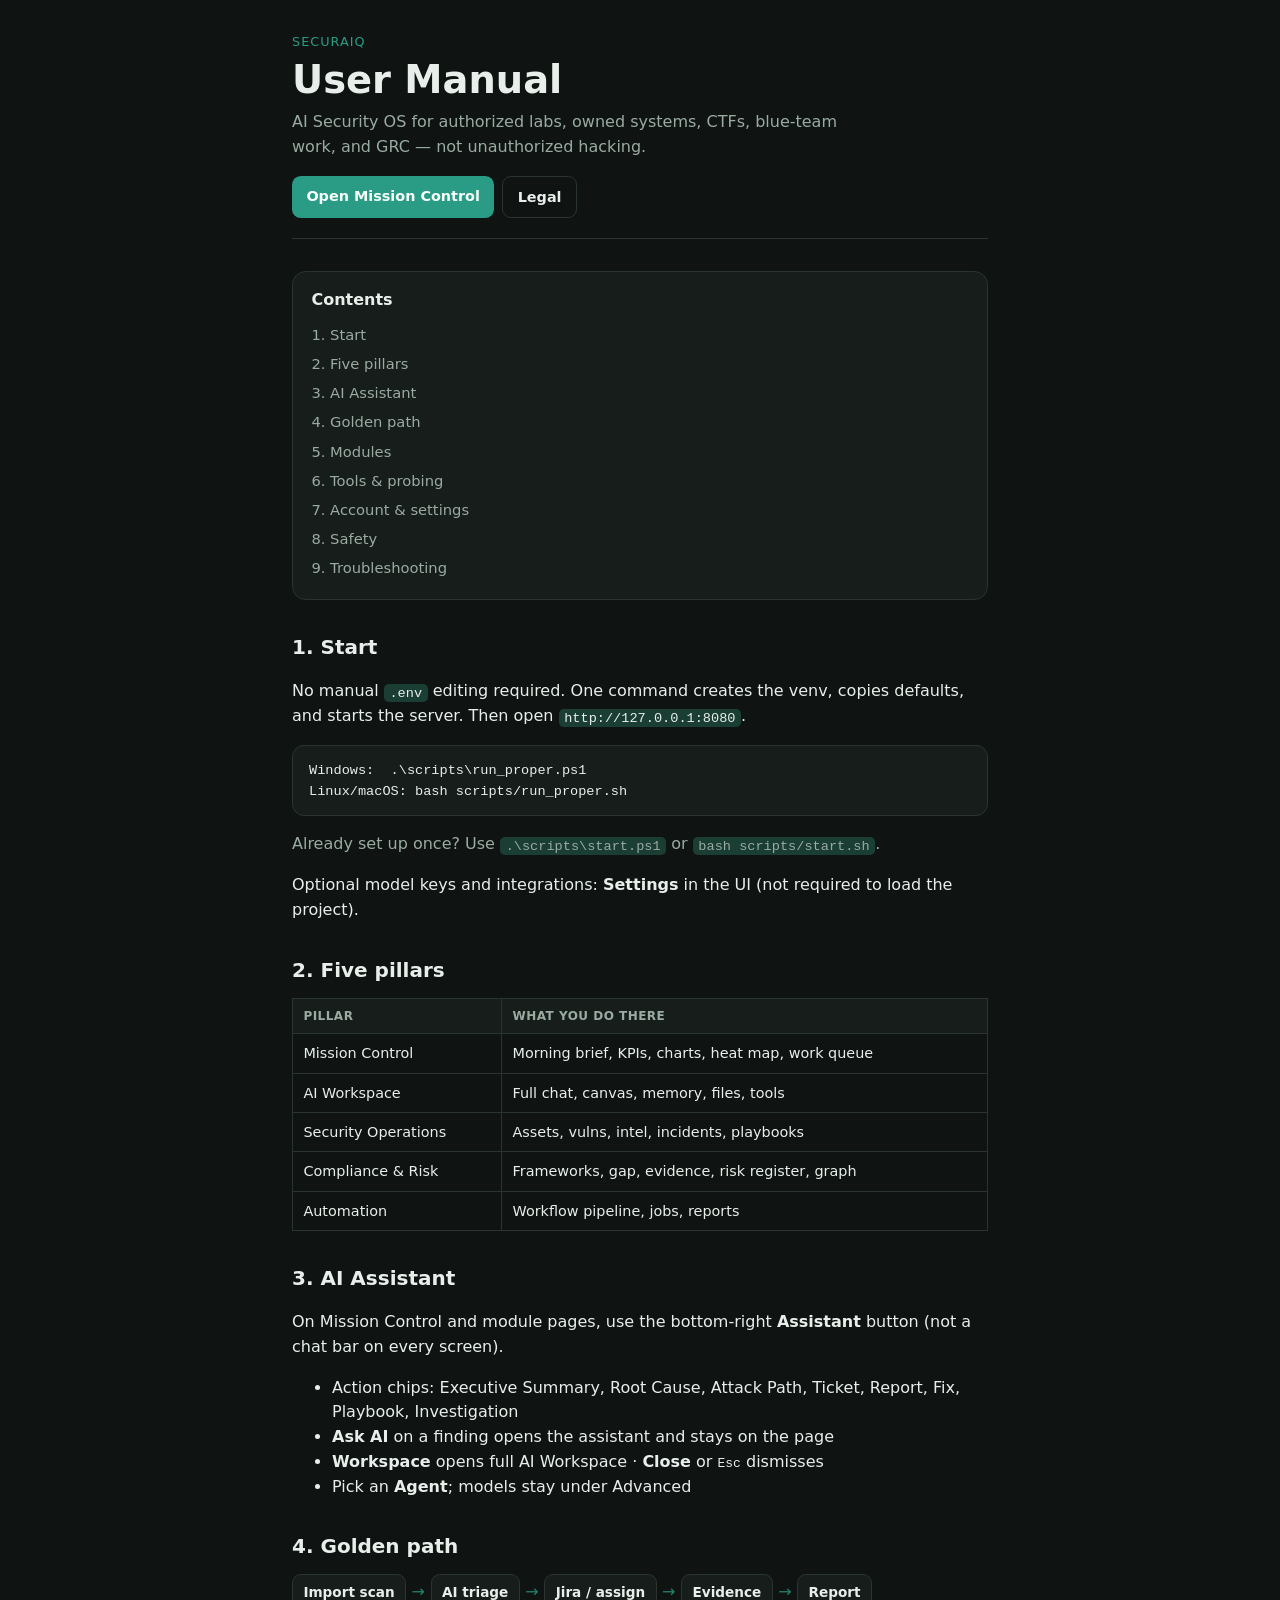
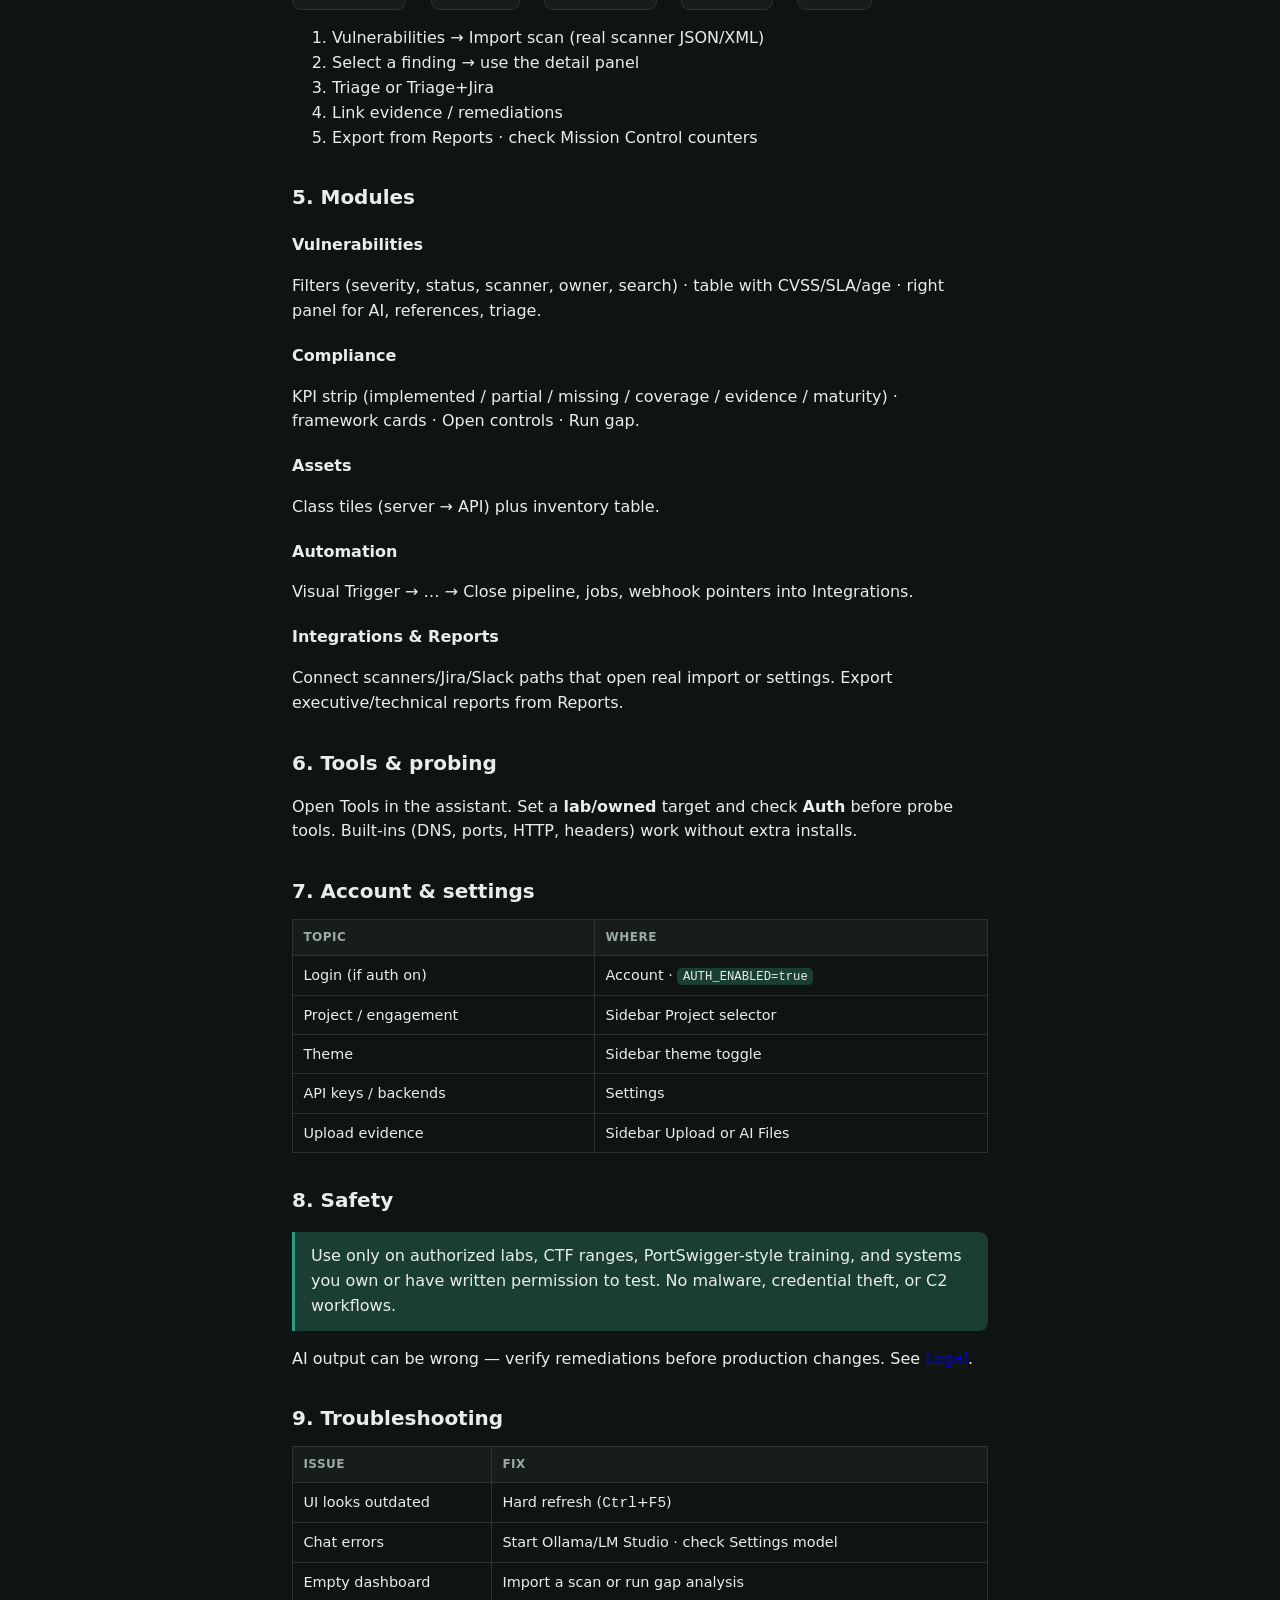
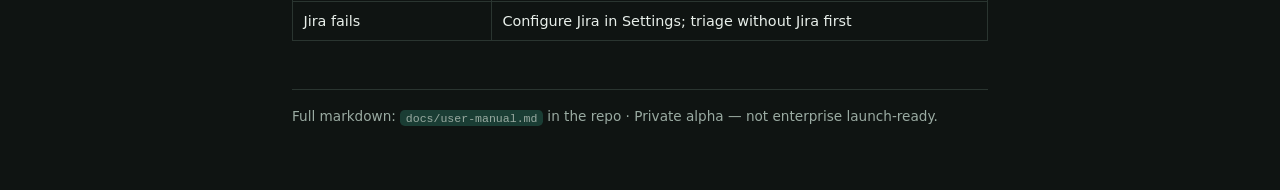
<file: static/manual/index.html>
<!DOCTYPE html>
<html lang="en">
<head>
  <meta charset="UTF-8" />
  <meta name="viewport" content="width=device-width, initial-scale=1" />
  <title>SecuraIQ — User Manual</title>
  <link rel="icon" href="/icon.svg" type="image/svg+xml" />
  <style>
    :root {
      --font: "Segoe UI", system-ui, -apple-system, sans-serif;
      --display: "Segoe UI", system-ui, -apple-system, sans-serif;
      --bg: #0f1412;
      --panel: #171d1a;
      --text: #e8efea;
      --muted: #9aaba2;
      --line: #2a3530;
      --accent: #2a9b84;
      --accent-soft: #1a3d34;
    }
    * { box-sizing: border-box; }
    body {
      margin: 0;
      font-family: var(--font);
      color: var(--text);
      background:
        radial-gradient(900px 420px at 0% -10%, #1a3d34 0%, transparent 55%),
        var(--bg);
      line-height: 1.55;
    }
    .wrap {
      max-width: 46rem;
      margin: 0 auto;
      padding: 2rem 1.25rem 4rem;
    }
    header {
      margin-bottom: 2rem;
      padding-bottom: 1.25rem;
      border-bottom: 1px solid var(--line);
    }
    .brand {
      font-family: var(--display);
      font-size: 0.8rem;
      letter-spacing: 0.08em;
      text-transform: uppercase;
      color: var(--accent);
      margin: 0 0 0.4rem;
    }
    h1 {
      font-family: var(--display);
      font-size: clamp(1.8rem, 4vw, 2.4rem);
      margin: 0 0 0.5rem;
      line-height: 1.15;
    }
    .lead { color: var(--muted); margin: 0; max-width: 36rem; }
    .actions { display: flex; flex-wrap: wrap; gap: 0.5rem; margin-top: 1rem; }
    a.btn {
      text-decoration: none;
      color: #f7fffb;
      background: var(--accent);
      padding: 0.55rem 0.9rem;
      border-radius: 0.55rem;
      font-weight: 700;
      font-size: 0.9rem;
    }
    a.btn.ghost {
      background: transparent;
      color: var(--text);
      border: 1px solid var(--line);
    }
    nav.toc {
      background: var(--panel);
      border: 1px solid var(--line);
      border-radius: 0.85rem;
      padding: 1rem 1.15rem;
      margin-bottom: 2rem;
    }
    nav.toc strong { display: block; margin-bottom: 0.5rem; }
    nav.toc a {
      display: block;
      color: var(--muted);
      text-decoration: none;
      padding: 0.2rem 0;
      font-size: 0.92rem;
    }
    nav.toc a:hover { color: var(--accent); }
    h2 {
      font-family: var(--display);
      font-size: 1.25rem;
      margin: 2rem 0 0.65rem;
      scroll-margin-top: 1rem;
    }
    h3 { font-size: 1rem; margin: 1.25rem 0 0.4rem; }
    p, li { color: var(--text); }
    .muted { color: var(--muted); }
    table {
      width: 100%;
      border-collapse: collapse;
      font-size: 0.9rem;
      margin: 0.75rem 0 1rem;
    }
    th, td {
      border: 1px solid var(--line);
      padding: 0.5rem 0.65rem;
      text-align: left;
      vertical-align: top;
    }
    th { background: var(--panel); color: var(--muted); font-size: 0.75rem; text-transform: uppercase; letter-spacing: 0.04em; }
    code, pre {
      font-family: ui-monospace, Consolas, monospace;
      font-size: 0.85em;
    }
    code {
      background: var(--accent-soft);
      padding: 0.1rem 0.35rem;
      border-radius: 0.3rem;
    }
    pre {
      background: var(--panel);
      border: 1px solid var(--line);
      border-radius: 0.75rem;
      padding: 0.85rem 1rem;
      overflow: auto;
    }
    .flow {
      display: flex;
      flex-wrap: wrap;
      gap: 0.35rem;
      align-items: center;
      margin: 0.75rem 0 1rem;
    }
    .flow span {
      background: var(--panel);
      border: 1px solid var(--line);
      border-radius: 0.55rem;
      padding: 0.4rem 0.65rem;
      font-size: 0.85rem;
      font-weight: 650;
    }
    .flow i { color: var(--accent); font-style: normal; opacity: 0.8; }
    .warn {
      border-left: 3px solid var(--accent);
      background: var(--accent-soft);
      padding: 0.75rem 1rem;
      border-radius: 0 0.55rem 0.55rem 0;
      margin: 1rem 0;
    }
    footer {
      margin-top: 3rem;
      padding-top: 1rem;
      border-top: 1px solid var(--line);
      color: var(--muted);
      font-size: 0.85rem;
    }
  </style>
</head>
<body>
  <div class="wrap">
    <header>
      <p class="brand">SecuraIQ</p>
      <h1>User Manual</h1>
      <p class="lead">AI Security OS for authorized labs, owned systems, CTFs, blue-team work, and GRC — not unauthorized hacking.</p>
      <div class="actions">
        <a class="btn" href="/">Open Mission Control</a>
        <a class="btn ghost" href="/legal/">Legal</a>
      </div>
    </header>

    <nav class="toc" aria-label="Contents">
      <strong>Contents</strong>
      <a href="#start">1. Start</a>
      <a href="#pillars">2. Five pillars</a>
      <a href="#ai">3. AI Assistant</a>
      <a href="#golden">4. Golden path</a>
      <a href="#modules">5. Modules</a>
      <a href="#tools">6. Tools &amp; probing</a>
      <a href="#account">7. Account &amp; settings</a>
      <a href="#safety">8. Safety</a>
      <a href="#fix">9. Troubleshooting</a>
    </nav>

    <h2 id="start">1. Start</h2>
    <p>No manual <code>.env</code> editing required. One command creates the venv, copies defaults, and starts the server. Then open <code>http://127.0.0.1:8080</code>.</p>
    <pre>Windows:  .\scripts\run_proper.ps1
Linux/macOS: bash scripts/run_proper.sh</pre>
    <p class="muted">Already set up once? Use <code>.\scripts\start.ps1</code> or <code>bash scripts/start.sh</code>.</p>
    <p>Optional model keys and integrations: <strong>Settings</strong> in the UI (not required to load the project).</p>

    <h2 id="pillars">2. Five pillars</h2>
    <table>
      <thead><tr><th>Pillar</th><th>What you do there</th></tr></thead>
      <tbody>
        <tr><td>Mission Control</td><td>Morning brief, KPIs, charts, heat map, work queue</td></tr>
        <tr><td>AI Workspace</td><td>Full chat, canvas, memory, files, tools</td></tr>
        <tr><td>Security Operations</td><td>Assets, vulns, intel, incidents, playbooks</td></tr>
        <tr><td>Compliance &amp; Risk</td><td>Frameworks, gap, evidence, risk register, graph</td></tr>
        <tr><td>Automation</td><td>Workflow pipeline, jobs, reports</td></tr>
      </tbody>
    </table>

    <h2 id="ai">3. AI Assistant</h2>
    <p>On Mission Control and module pages, use the bottom-right <strong>Assistant</strong> button (not a chat bar on every screen).</p>
    <ul>
      <li>Action chips: Executive Summary, Root Cause, Attack Path, Ticket, Report, Fix, Playbook, Investigation</li>
      <li><strong>Ask AI</strong> on a finding opens the assistant and stays on the page</li>
      <li><strong>Workspace</strong> opens full AI Workspace · <strong>Close</strong> or <kbd>Esc</kbd> dismisses</li>
      <li>Pick an <strong>Agent</strong>; models stay under Advanced</li>
    </ul>

    <h2 id="golden">4. Golden path</h2>
    <div class="flow">
      <span>Import scan</span><i>→</i>
      <span>AI triage</span><i>→</i>
      <span>Jira / assign</span><i>→</i>
      <span>Evidence</span><i>→</i>
      <span>Report</span>
    </div>
    <ol>
      <li>Vulnerabilities → Import scan (real scanner JSON/XML)</li>
      <li>Select a finding → use the detail panel</li>
      <li>Triage or Triage+Jira</li>
      <li>Link evidence / remediations</li>
      <li>Export from Reports · check Mission Control counters</li>
    </ol>

    <h2 id="modules">5. Modules</h2>
    <h3>Vulnerabilities</h3>
    <p>Filters (severity, status, scanner, owner, search) · table with CVSS/SLA/age · right panel for AI, references, triage.</p>
    <h3>Compliance</h3>
    <p>KPI strip (implemented / partial / missing / coverage / evidence / maturity) · framework cards · Open controls · Run gap.</p>
    <h3>Assets</h3>
    <p>Class tiles (server → API) plus inventory table.</p>
    <h3>Automation</h3>
    <p>Visual Trigger → … → Close pipeline, jobs, webhook pointers into Integrations.</p>
    <h3>Integrations &amp; Reports</h3>
    <p>Connect scanners/Jira/Slack paths that open real import or settings. Export executive/technical reports from Reports.</p>

    <h2 id="tools">6. Tools &amp; probing</h2>
    <p>Open Tools in the assistant. Set a <strong>lab/owned</strong> target and check <strong>Auth</strong> before probe tools. Built-ins (DNS, ports, HTTP, headers) work without extra installs.</p>

    <h2 id="account">7. Account &amp; settings</h2>
    <table>
      <thead><tr><th>Topic</th><th>Where</th></tr></thead>
      <tbody>
        <tr><td>Login (if auth on)</td><td>Account · <code>AUTH_ENABLED=true</code></td></tr>
        <tr><td>Project / engagement</td><td>Sidebar Project selector</td></tr>
        <tr><td>Theme</td><td>Sidebar theme toggle</td></tr>
        <tr><td>API keys / backends</td><td>Settings</td></tr>
        <tr><td>Upload evidence</td><td>Sidebar Upload or AI Files</td></tr>
      </tbody>
    </table>

    <h2 id="safety">8. Safety</h2>
    <div class="warn">
      Use only on authorized labs, CTF ranges, PortSwigger-style training, and systems you own or have written permission to test. No malware, credential theft, or C2 workflows.
    </div>
    <p>AI output can be wrong — verify remediations before production changes. See <a href="/legal/">Legal</a>.</p>

    <h2 id="fix">9. Troubleshooting</h2>
    <table>
      <thead><tr><th>Issue</th><th>Fix</th></tr></thead>
      <tbody>
        <tr><td>UI looks outdated</td><td>Hard refresh (<kbd>Ctrl</kbd>+<kbd>F5</kbd>)</td></tr>
        <tr><td>Chat errors</td><td>Start Ollama/LM Studio · check Settings model</td></tr>
        <tr><td>Empty dashboard</td><td>Import a scan or run gap analysis</td></tr>
        <tr><td>Jira fails</td><td>Configure Jira in Settings; triage without Jira first</td></tr>
      </tbody>
    </table>

    <footer>
      Full markdown: <code>docs/user-manual.md</code> in the repo · Private alpha — not enterprise launch-ready.
    </footer>
  </div>
</body>
</html>
</file>
